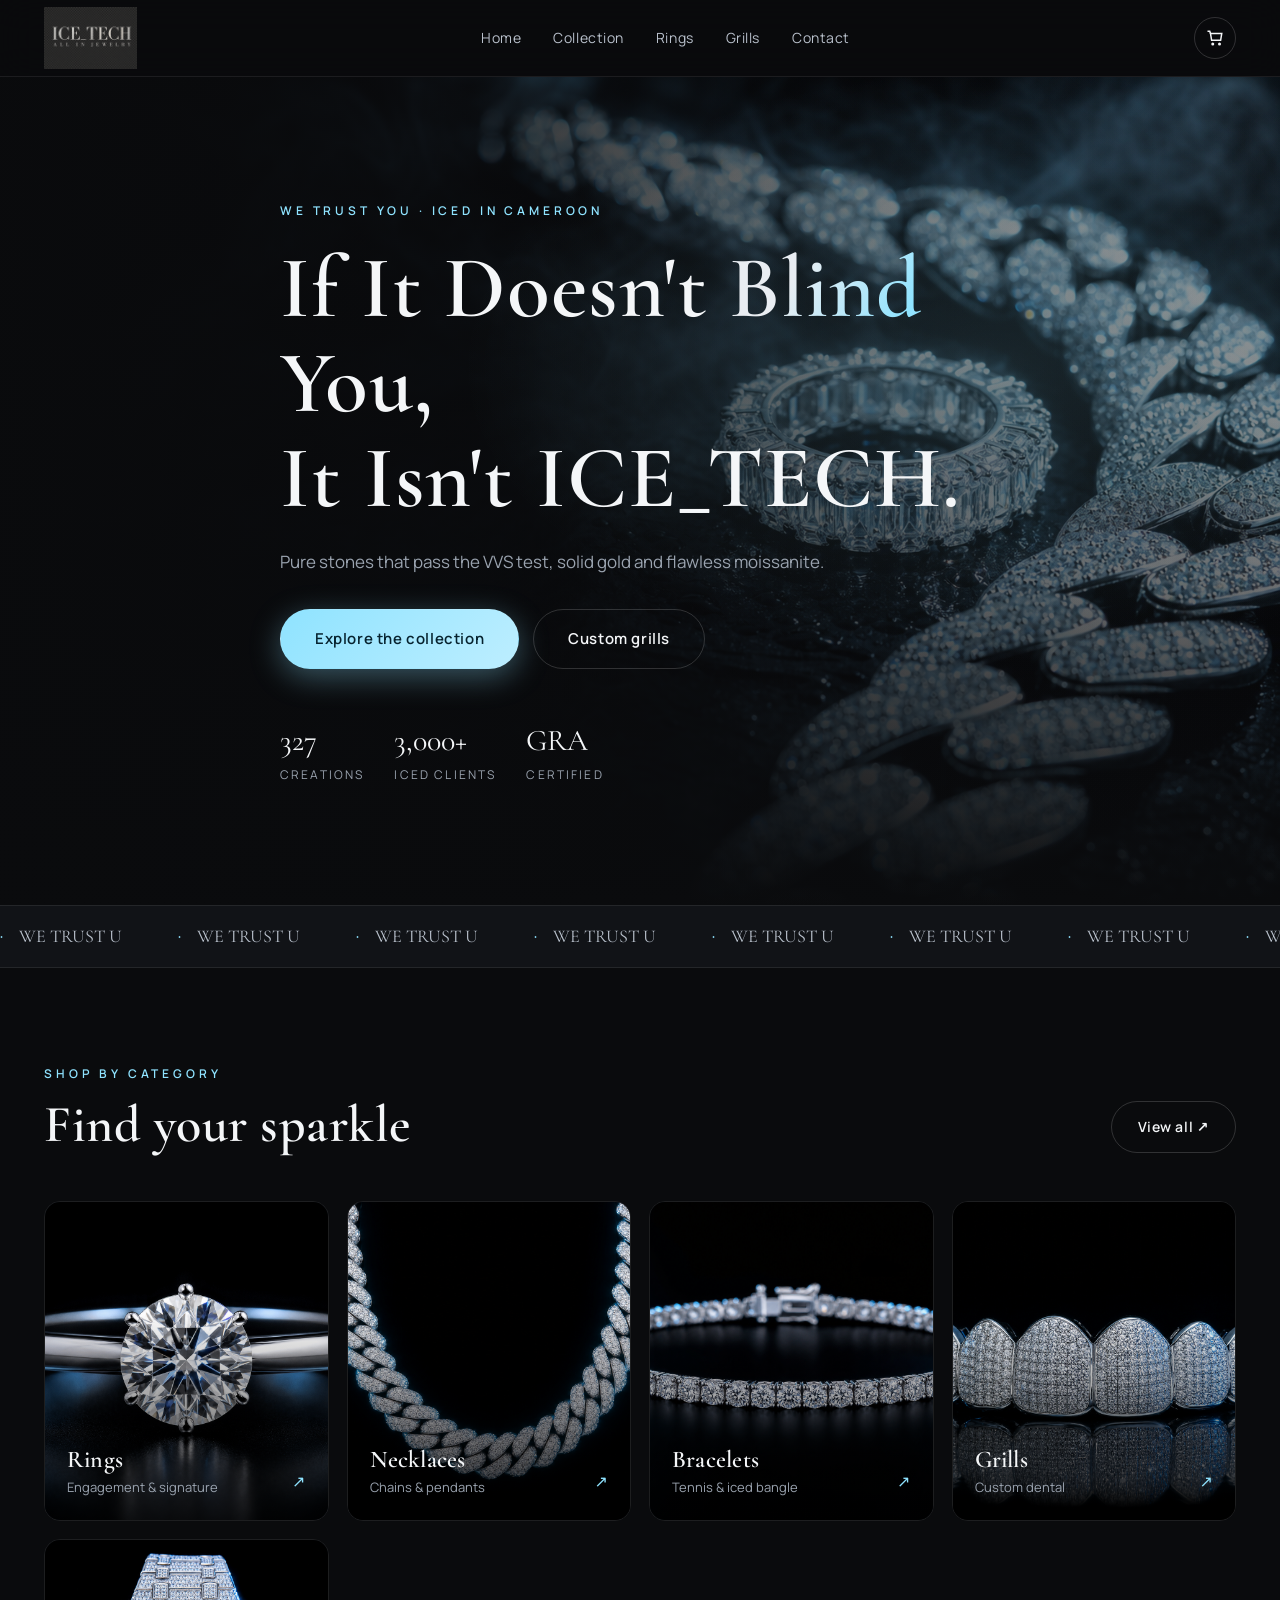
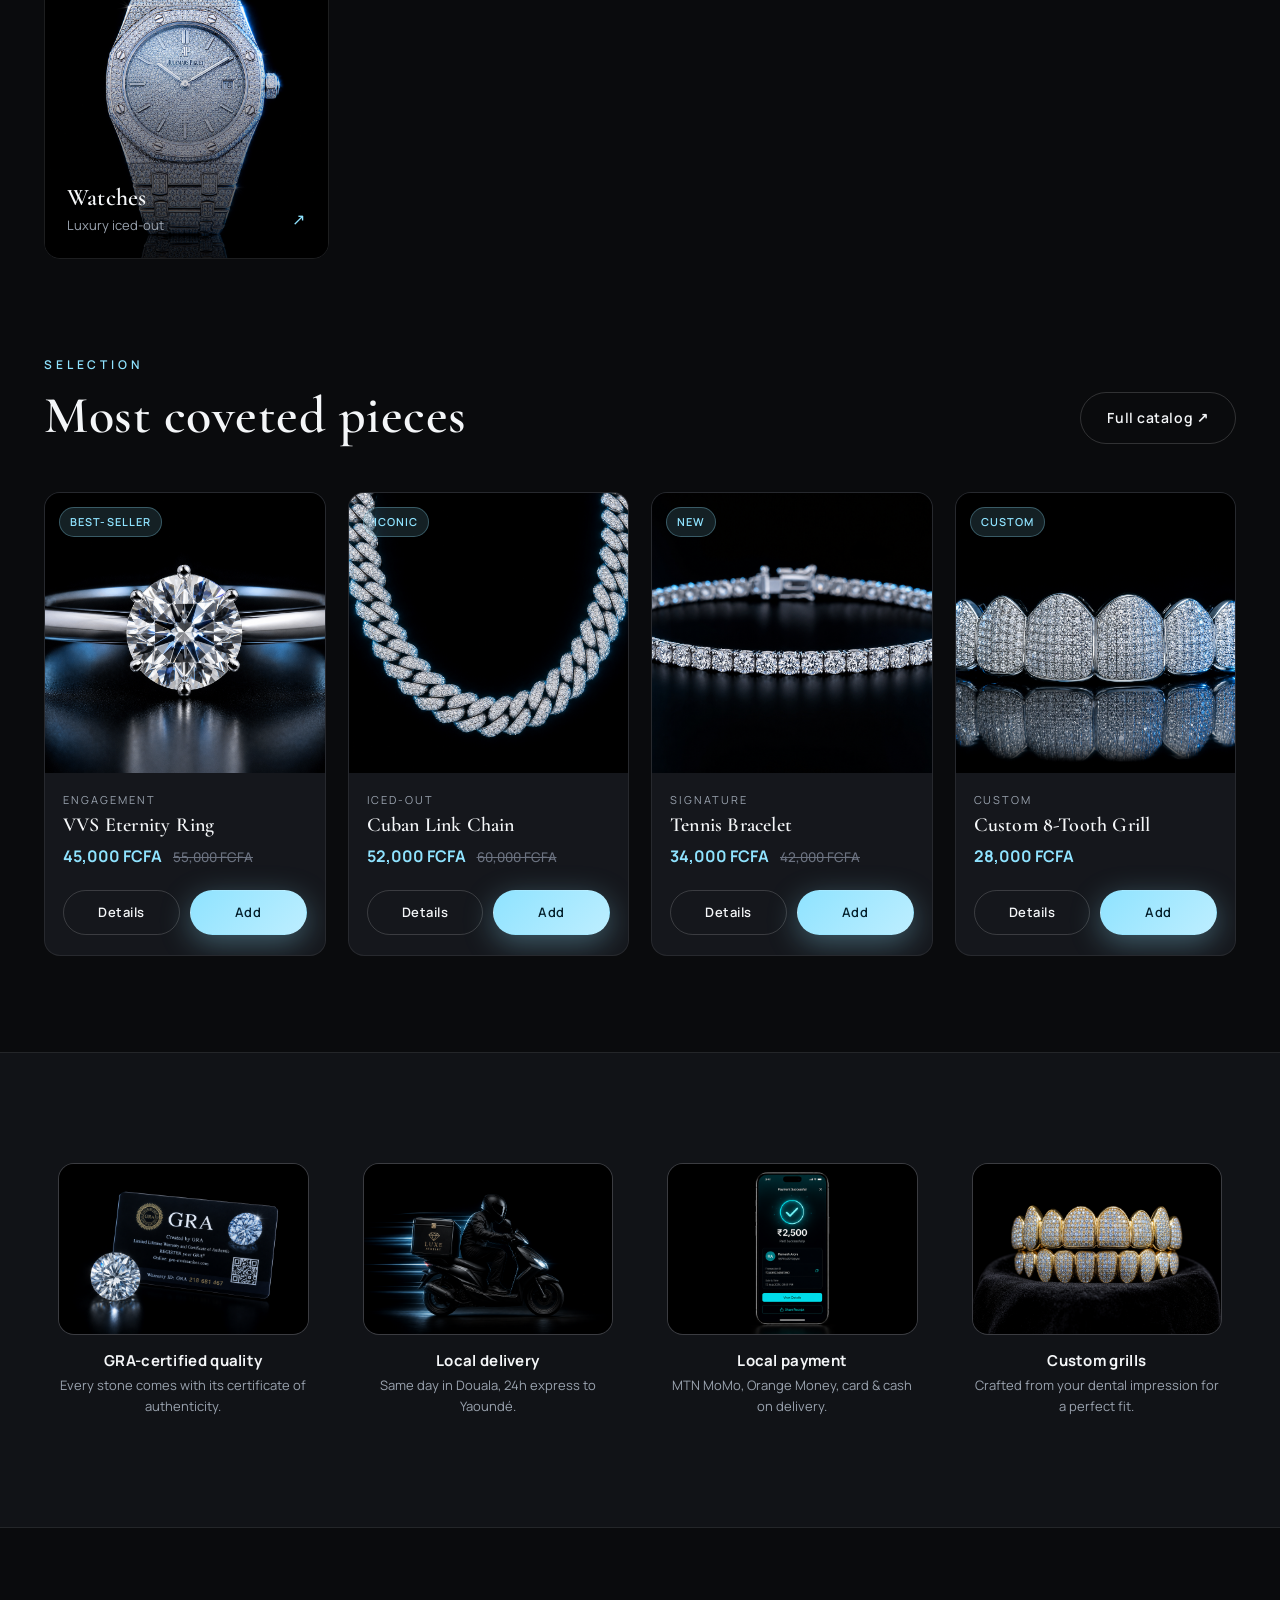
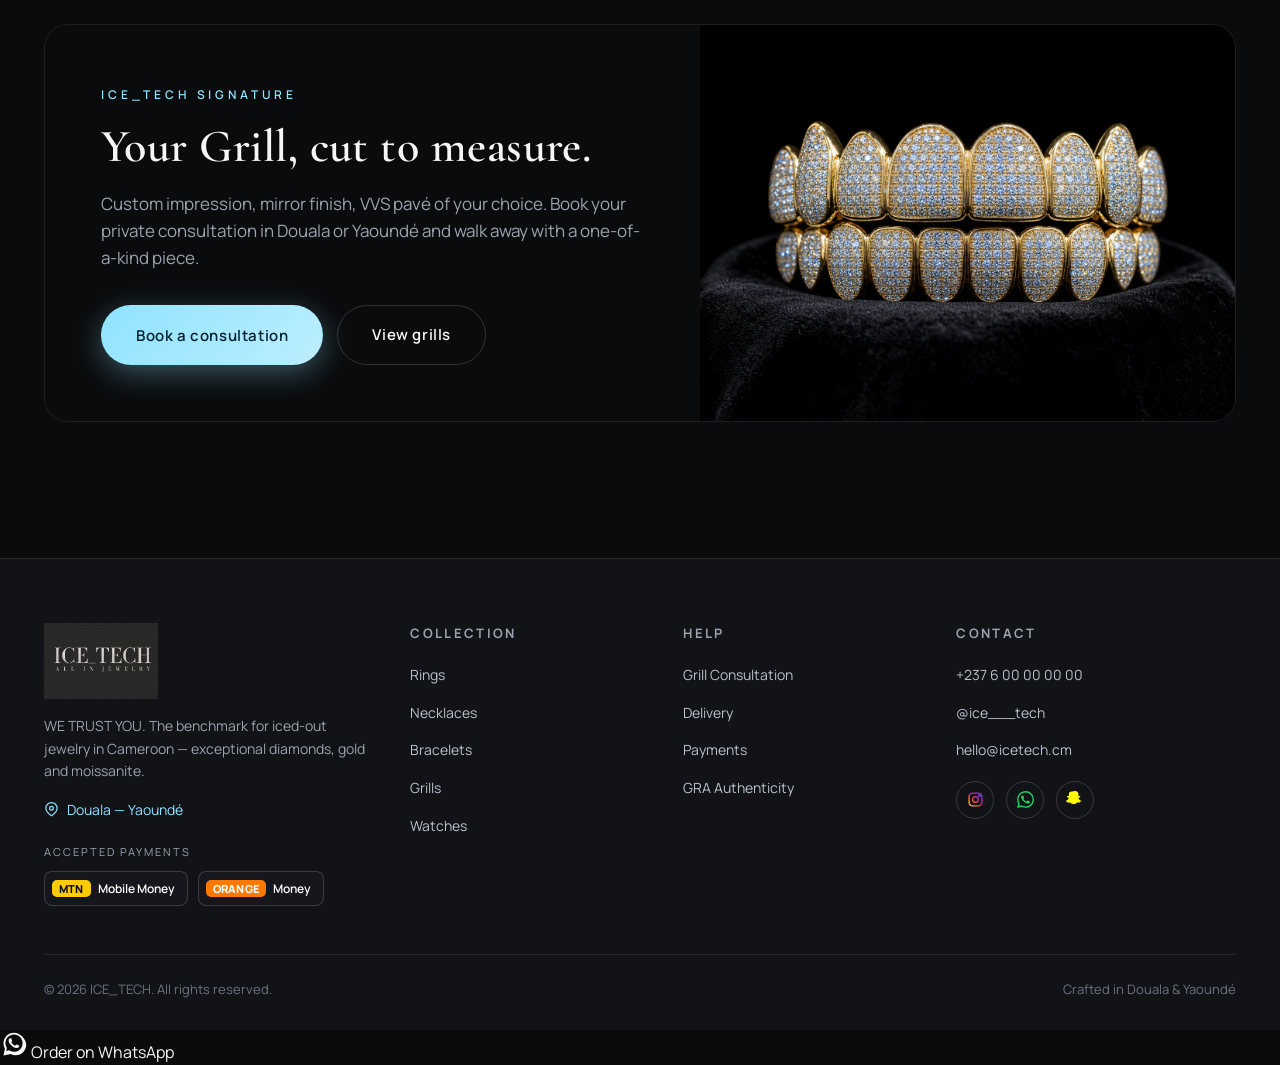
<file: index.html>
<!DOCTYPE html>
<html lang="en">
<head>
  <meta charset="UTF-8" />
  <meta name="viewport" content="width=device-width, initial-scale=1.0" />
  <title>ICE_TECH — The Finest Ice in Cameroon</title>
  <meta name="description" content="ICE_TECH — Luxury jewelry in Cameroon. Rings, necklaces, bracelets, custom grills and iced-out watches. Delivery in Douala & Yaoundé." />
  <link rel="preconnect" href="https://fonts.googleapis.com" />
  <link rel="preconnect" href="https://fonts.gstatic.com" crossorigin />
  <link href="https://fonts.googleapis.com/css2?family=Cormorant+Garamond:wght@500;600;700&family=Manrope:wght@400;500;600;700&display=swap" rel="stylesheet" />
  <link rel="icon" type="image/png" href="assets/logo-dark.png" />
  <link rel="stylesheet" href="css/styles.css" />
</head>
<body>

  <!-- HEADER -->
  <header class="site-header">
    <div class="container nav">
      <a class="brand" href="index.html">
        <img src="assets/logo.png" alt="ICE_TECH — All in Jewelry" class="brand-logo" />
      </a>
      <nav>
        <ul class="nav-links">
          <li><a href="index.html">Home</a></li>
          <li><a href="products.html">Collection</a></li>
          <li><a href="products.html?cat=rings">Rings</a></li>
          <li><a href="products.html?cat=grills">Grills</a></li>
          <li><a href="#contact">Contact</a></li>
        </ul>
      </nav>
      <div class="nav-actions">
        <a class="icon-btn" href="cart.html" aria-label="Cart">
          <svg width="18" height="18" viewBox="0 0 24 24" fill="none" stroke="currentColor" stroke-width="2"><path d="M6 6h15l-1.5 9h-12z"/><circle cx="9" cy="20" r="1"/><circle cx="18" cy="20" r="1"/><path d="M6 6L5 3H2"/></svg>
          <span class="cart-count" data-cart-count style="display:none">0</span>
        </a>
        <button class="icon-btn menu-toggle" aria-label="Menu">
          <svg width="18" height="18" viewBox="0 0 24 24" fill="none" stroke="currentColor" stroke-width="2"><path d="M3 6h18M3 12h18M3 18h18"/></svg>
        </button>
      </div>
    </div>
  </header>

  <!-- HERO -->
  <section class="hero">
    <div class="hero-bg">
      <img src="assets/hero-bg.png" alt="Iced-out diamond Cuban link chain and VVS eternity ring" />
    </div>
    <div class="container hero-inner">
      <span class="eyebrow">WE TRUST YOU · ICED IN CAMEROON</span>
      <h1>If It Doesn't <span class="shine">Blind</span> You,<br />It Isn't ICE_TECH.</h1>
      <p class="lead">Pure stones that pass the VVS test, solid gold and flawless moissanite.</p>
      <div class="hero-cta">
        <a class="btn btn-primary btn-lg" href="products.html">Explore the collection</a>
        <a class="btn btn-ghost btn-lg" href="products.html?cat=grills">Custom grills</a>
      </div>
      <div class="hero-meta">
        <div class="stat"><div class="num">327</div><div class="lbl">Creations</div></div>
        <div class="stat"><div class="num">3,000+</div><div class="lbl">Iced clients</div></div>
        <div class="stat"><div class="num">GRA</div><div class="lbl">Certified</div></div>
      </div>
    </div>
  </section>

  <!-- MARQUEE -->
  <div class="marquee">
    <div class="marquee-track">
      <span>WE TRUST U</span><span>WE TRUST U</span><span>WE TRUST U</span><span>WE TRUST U</span><span>WE TRUST U</span><span>WE TRUST U</span>
      <span>WE TRUST U</span><span>WE TRUST U</span><span>WE TRUST U</span><span>WE TRUST U</span><span>WE TRUST U</span><span>WE TRUST U</span>
    </div>
  </div>

  <!-- CATEGORIES -->
  <section class="section">
    <div class="container">
      <div class="section-head">
        <div>
          <span class="eyebrow">Shop by Category</span>
          <h2 class="section-title">Find your sparkle</h2>
        </div>
        <a class="btn btn-ghost" href="products.html">View all ↗</a>
      </div>
      <div class="cat-grid" id="homeCategories"></div>
    </div>
  </section>

  <!-- FEATURED -->
  <section class="section" style="padding-top:0;">
    <div class="container">
      <div class="section-head">
        <div>
          <span class="eyebrow">Selection</span>
          <h2 class="section-title">Most coveted pieces</h2>
        </div>
        <a class="btn btn-ghost" href="products.html">Full catalog ↗</a>
      </div>
      <div class="product-grid" id="homeFeatured"></div>
    </div>
  </section>

  <!-- FEATURE BAND -->
  <section class="feature-band section">
    <div class="container">
      <div class="feature-grid">
        <div class="feature reveal"><div class="ic"><img src="assets/feat-quality.png" alt="GRA-certified VVS diamond and certificate" loading="lazy" /></div><h4>GRA-certified quality</h4><p>Every stone comes with its certificate of authenticity.</p></div>
        <div class="feature reveal"><div class="ic"><img src="assets/feat-delivery.png" alt="Dedicated jewelry courier delivery" loading="lazy" /></div><h4>Local delivery</h4><p>Same day in Douala, 24h express to Yaoundé.</p></div>
        <div class="feature reveal"><div class="ic"><img src="assets/feat-payment.png" alt="Mobile money payment confirmation" loading="lazy" /></div><h4>Local payment</h4><p>MTN MoMo, Orange Money, card &amp; cash on delivery.</p></div>
        <div class="feature reveal"><div class="ic"><img src="assets/feat-grills.png" alt="Custom iced-out diamond grill" loading="lazy" /></div><h4>Custom grills</h4><p>Crafted from your dental impression for a perfect fit.</p></div>
      </div>
    </div>
  </section>

  <!-- GRILL CTA -->
  <section class="section">
    <div class="container">
      <div class="grill-cta reveal">
        <div class="grill-cta-inner">
          <div class="copy">
            <span class="eyebrow">ICE_TECH Signature</span>
            <h2>Your Grill, cut to measure.</h2>
            <p class="lead">Custom impression, mirror finish, VVS pavé of your choice. Book your private consultation in Douala or Yaoundé and walk away with a one-of-a-kind piece.</p>
            <div class="hero-cta">
              <button class="btn btn-primary btn-lg" data-open-consult>Book a consultation</button>
              <a class="btn btn-ghost btn-lg" href="products.html?cat=grills">View grills</a>
            </div>
          </div>
          <div class="visual"><img src="assets/feat-grills.png" alt="Custom iced-out diamond grill" /></div>
        </div>
      </div>
    </div>
  </section>

  <!-- FOOTER -->
  <footer class="site-footer" id="contact">
    <div class="container">
      <div class="footer-grid">
        <div class="footer-about">
          <a class="brand" href="index.html">
            <img src="assets/logo.png" alt="ICE_TECH — All in Jewelry" class="brand-logo brand-logo-footer" />
          </a>
          <p>WE TRUST YOU. The benchmark for iced-out jewelry in Cameroon — exceptional diamonds, gold and moissanite.</p>
          <div class="footer-loc"><svg width="15" height="15" viewBox="0 0 24 24" fill="none" stroke="currentColor" stroke-width="2"><path d="M21 10c0 6-9 12-9 12s-9-6-9-12a9 9 0 0 1 18 0z"/><circle cx="12" cy="10" r="3"/></svg> Douala — Yaoundé</div>
          <div class="footer-pay">
            <span class="pay-label">Accepted payments</span>
            <div class="pay-badges">
              <span class="pay-badge momo"><span class="pay-mark">MTN</span> Mobile Money</span>
              <span class="pay-badge om"><span class="pay-mark">orange</span> Money</span>
            </div>
          </div>
        </div>
        <div>
          <h5>Collection</h5>
          <ul>
            <li><a href="products.html?cat=rings">Rings</a></li>
            <li><a href="products.html?cat=necklaces">Necklaces</a></li>
            <li><a href="products.html?cat=bracelets">Bracelets</a></li>
            <li><a href="products.html?cat=grills">Grills</a></li>
            <li><a href="products.html?cat=watches">Watches</a></li>
          </ul>
        </div>
        <div>
          <h5>Help</h5>
          <ul>
            <li><a data-open-consult href="#">Grill Consultation</a></li>
            <li><a href="cart.html">Delivery</a></li>
            <li><a href="#">Payments</a></li>
            <li><a href="#">GRA Authenticity</a></li>
          </ul>
        </div>
        <div>
          <h5>Contact</h5>
          <ul>
            <li><a href="tel:+237600000000">+237 6 00 00 00 00</a></li>
            <li><a href="https://instagram.com/ice___tech" target="_blank" rel="noopener">@ice___tech</a></li>
            <li><a href="mailto:hello@icetech.cm">hello@icetech.cm</a></li>
          </ul>
          <div class="socials" style="margin-top:18px;">
            <a class="instagram" href="https://instagram.com/ice___tech" target="_blank" rel="noopener" aria-label="Instagram">
              <svg width="17" height="17" viewBox="0 0 24 24" fill="none" stroke="url(#igGrad)" stroke-width="2">
                <defs>
                  <linearGradient id="igGrad" x1="2" y1="22" x2="22" y2="2" gradientUnits="userSpaceOnUse">
                    <stop offset="0" stop-color="#feda75"/><stop offset="0.25" stop-color="#fa7e1e"/><stop offset="0.5" stop-color="#d62976"/><stop offset="0.75" stop-color="#962fbf"/><stop offset="1" stop-color="#4f5bd5"/>
                  </linearGradient>
                </defs>
                <rect x="3" y="3" width="18" height="18" rx="5"/><circle cx="12" cy="12" r="4"/><circle cx="17.5" cy="6.5" r="1"/>
              </svg>
            </a>
            <a class="whatsapp" href="https://wa.me/237600000000" target="_blank" rel="noopener" aria-label="WhatsApp">
              <svg width="17" height="17" viewBox="0 0 24 24" fill="#25d366"><path d="M17.472 14.382c-.297-.149-1.758-.867-2.03-.967-.273-.099-.471-.148-.67.15-.197.297-.767.966-.94 1.164-.173.199-.347.223-.644.075-.297-.149-1.255-.462-2.39-1.475-.883-.788-1.48-1.761-1.653-2.059-.173-.297-.018-.458.13-.606.134-.133.298-.347.446-.52.149-.174.198-.298.298-.497.099-.198.05-.371-.025-.52-.075-.149-.669-1.612-.916-2.207-.242-.579-.487-.5-.669-.51l-.57-.01c-.198 0-.52.074-.792.372-.272.297-1.04 1.016-1.04 2.479 0 1.462 1.065 2.875 1.213 3.074.149.198 2.096 3.2 5.077 4.487.71.306 1.263.489 1.694.625.712.227 1.36.195 1.872.118.571-.085 1.758-.719 2.006-1.413.248-.694.248-1.289.173-1.413-.074-.124-.272-.198-.57-.347m-5.421 7.403h-.004a9.87 9.87 0 0 1-5.031-1.378l-.361-.214-3.741.982.998-3.648-.235-.374a9.86 9.86 0 0 1-1.51-5.26c.001-5.45 4.436-9.884 9.888-9.884 2.64 0 5.122 1.03 6.988 2.898a9.825 9.825 0 0 1 2.893 6.994c-.003 5.45-4.437 9.884-9.885 9.884m8.413-18.297A11.815 11.815 0 0 0 12.05 0C5.495 0 .16 5.335.157 11.892c0 2.096.547 4.142 1.588 5.945L.057 24l6.305-1.654a11.882 11.882 0 0 0 5.683 1.448h.005c6.554 0 11.89-5.335 11.893-11.893a11.821 11.821 0 0 0-3.48-8.413"/></svg>
            </a>
            <a class="snapchat" href="https://snapchat.com/add/ice_tech" target="_blank" rel="noopener" aria-label="Snapchat">
              <svg width="18" height="18" viewBox="0 0 24 24" fill="#fffc00"><path d="M12.206 0c.477.005 2.193.082 3.302 1.314.756.84 1.07 2.004 1.07 3.36 0 .49-.024 1.04-.06 1.62-.01.16-.022.33-.034.5.06.03.13.05.21.05.27 0 .58-.07.88-.21.16-.07.34-.11.52-.11.18 0 .37.04.53.13.32.18.4.5.41.72.01.5-.5.86-1.05 1.13-.07.04-.17.08-.28.13-.36.15-.9.38-1.05.73-.08.18-.05.42.09.71l.01.01c.05.1 1.17 2.5 3.5 2.89.21.03.36.22.35.43 0 .06-.01.12-.03.18-.16.37-.83.64-2.05.83-.04.06-.08.27-.11.41-.03.13-.06.27-.1.42-.05.18-.18.27-.36.27h-.03c-.12 0-.29-.02-.51-.07-.33-.07-.74-.13-1.26-.13-.3 0-.61.03-.92.08-.6.1-1.11.46-1.71.88-.85.6-1.81 1.28-3.27 1.28l-.13-.01h-.07l-.12.01c-1.46 0-2.42-.68-3.27-1.28-.6-.42-1.11-.78-1.71-.88-.31-.05-.62-.08-.92-.08-.54 0-.96.08-1.26.13-.21.04-.39.07-.51.07-.23.01-.38-.12-.42-.28-.04-.15-.07-.29-.1-.42-.03-.14-.07-.35-.11-.41-1.22-.19-1.89-.46-2.05-.83-.02-.06-.03-.12-.03-.18-.01-.21.14-.4.35-.43 2.33-.39 3.45-2.79 3.5-2.89l.01-.02c.14-.29.17-.53.09-.71-.15-.35-.69-.58-1.05-.73-.11-.05-.21-.09-.28-.13-.7-.35-1.09-.71-1.06-1.13.02-.34.27-.6.65-.71.14-.05.3-.08.45-.08.16 0 .4.03.61.13.28.13.56.2.81.21.11 0 .19-.02.25-.05-.01-.17-.02-.34-.03-.5-.04-.58-.06-1.13-.06-1.62 0-1.36.31-2.52 1.07-3.36C9.78.09 11.5.01 11.98 0h.226z"/></svg>
            </a>
          </div>
        </div>
      </div>
      <div class="footer-bottom">
        <span>© 2026 ICE_TECH. All rights reserved.</span>
        <span>Crafted in Douala &amp; Yaoundé</span>
      </div>
    </div>
  </footer>

  <!-- CONSULT MODAL -->
  <div class="modal-backdrop" id="consultModal">
    <div class="modal">
      <button class="modal-close" data-close-consult aria-label="Close">×</button>
      <h3>Grill Consultation</h3>
      <p class="modal-sub">Leave your details and our workshop will call you back within 24h to schedule your impression fitting.</p>
      <form>
        <div class="field"><label>Full name</label><input type="text" required placeholder="Your name" /></div>
        <div class="field-row">
          <div class="field"><label>Phone / WhatsApp</label><input type="tel" required placeholder="+237 6.." /></div>
          <div class="field"><label>City</label><input type="text" required placeholder="Douala / Yaoundé" /></div>
        </div>
        <div class="field"><label>Your project</label><textarea rows="3" placeholder="e.g. 8-tooth VVS grill in 18k gold"></textarea></div>
        <button class="btn btn-primary btn-block btn-lg" type="submit">Send request</button>
      </form>
    </div>
  </div>

  <script src="js/data.js"></script>
  <script src="js/app.js"></script>
</body>
</html>
</file>
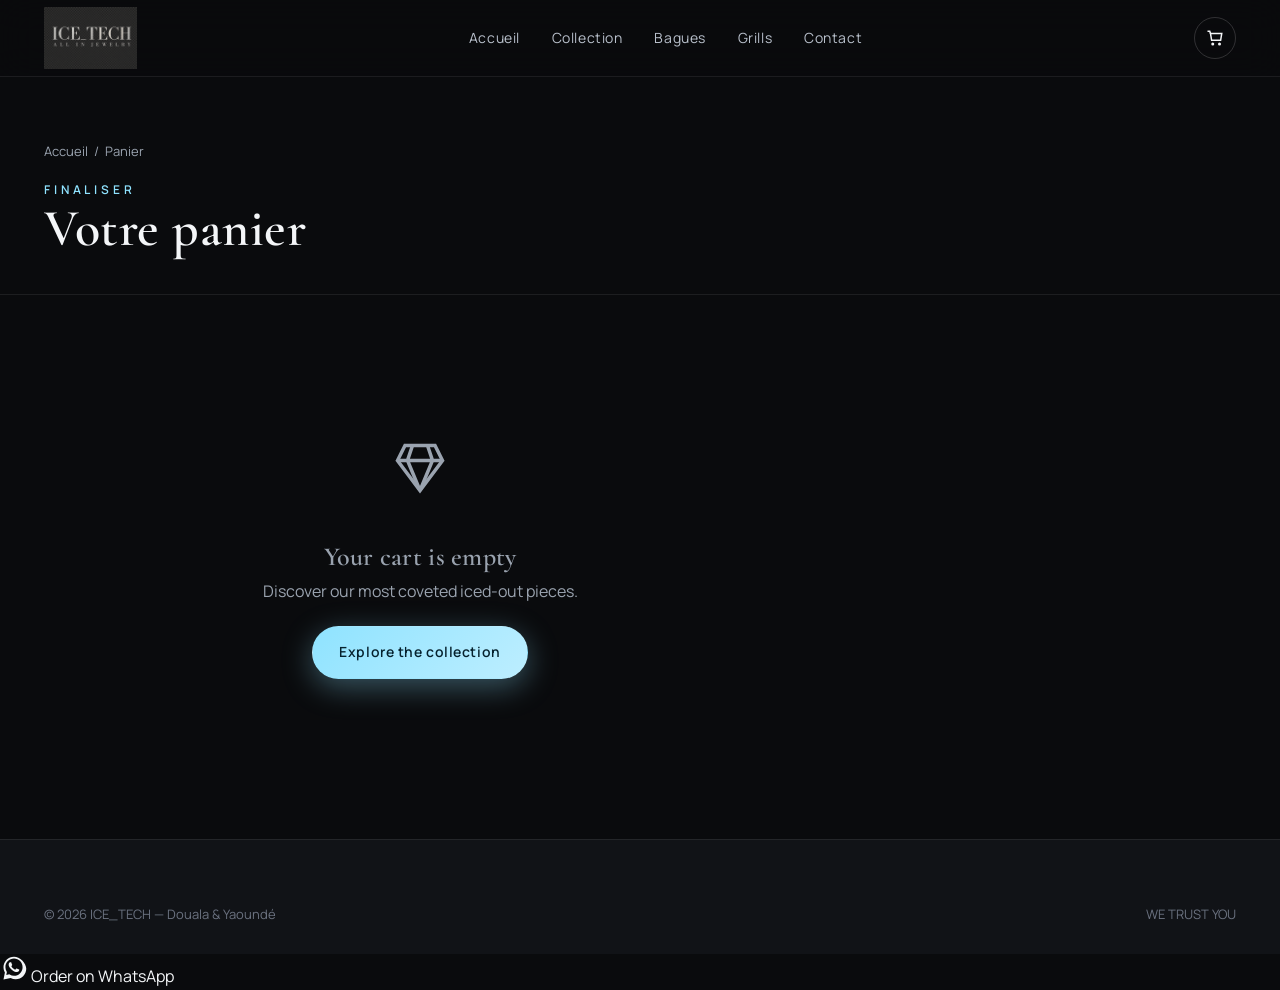
<file: cart.html>
<!DOCTYPE html>
<html lang="fr">
<head>
  <meta charset="UTF-8" />
  <meta name="viewport" content="width=device-width, initial-scale=1.0" />
  <title>Panier & Commande — ICE_TECH</title>
  <link rel="preconnect" href="https://fonts.googleapis.com" />
  <link rel="preconnect" href="https://fonts.gstatic.com" crossorigin />
  <link href="https://fonts.googleapis.com/css2?family=Cormorant+Garamond:wght@500;600;700&family=Manrope:wght@400;500;600;700&display=swap" rel="stylesheet" />
  <link rel="icon" type="image/png" href="assets/logo-dark.png" />
  <link rel="stylesheet" href="css/styles.css" />
</head>
<body>

  <header class="site-header">
    <div class="container nav">
      <a class="brand" href="index.html">
        <img src="assets/logo.png" alt="ICE_TECH — All in Jewelry" class="brand-logo" />
      </a>
      <nav>
        <ul class="nav-links">
          <li><a href="index.html">Accueil</a></li>
          <li><a href="products.html">Collection</a></li>
          <li><a href="products.html?cat=rings">Bagues</a></li>
          <li><a href="products.html?cat=grills">Grills</a></li>
          <li><a href="index.html#contact">Contact</a></li>
        </ul>
      </nav>
      <div class="nav-actions">
        <a class="icon-btn" href="cart.html" aria-label="Panier">
          <svg width="18" height="18" viewBox="0 0 24 24" fill="none" stroke="currentColor" stroke-width="2"><path d="M6 6h15l-1.5 9h-12z"/><circle cx="9" cy="20" r="1"/><circle cx="18" cy="20" r="1"/><path d="M6 6L5 3H2"/></svg>
          <span class="cart-count" data-cart-count style="display:none">0</span>
        </a>
        <button class="icon-btn menu-toggle" aria-label="Menu">
          <svg width="18" height="18" viewBox="0 0 24 24" fill="none" stroke="currentColor" stroke-width="2"><path d="M3 6h18M3 12h18M3 18h18"/></svg>
        </button>
      </div>
    </div>
  </header>

  <div class="page-head">
    <div class="container">
      <div class="breadcrumb"><a href="index.html">Accueil</a> &nbsp;/&nbsp; Panier</div>
      <span class="eyebrow">Finaliser</span>
      <h1 class="section-title">Votre panier</h1>
    </div>
  </div>

  <div class="container" id="cartRoot">
    <div class="cart-layout">
      <div class="cart-items" id="cartItems"></div>
      <div class="summary" id="cartSummary"></div>
    </div>
  </div>

  <footer class="site-footer" style="margin-top:80px;">
    <div class="container">
      <div class="footer-bottom" style="border:none; margin:0; padding:0;">
        <span>© 2026 ICE_TECH — Douala &amp; Yaoundé</span>
        <span>WE TRUST YOU</span>
      </div>
    </div>
  </footer>

  <script src="js/data.js"></script>
  <script src="js/app.js"></script>
</body>
</html>
</file>
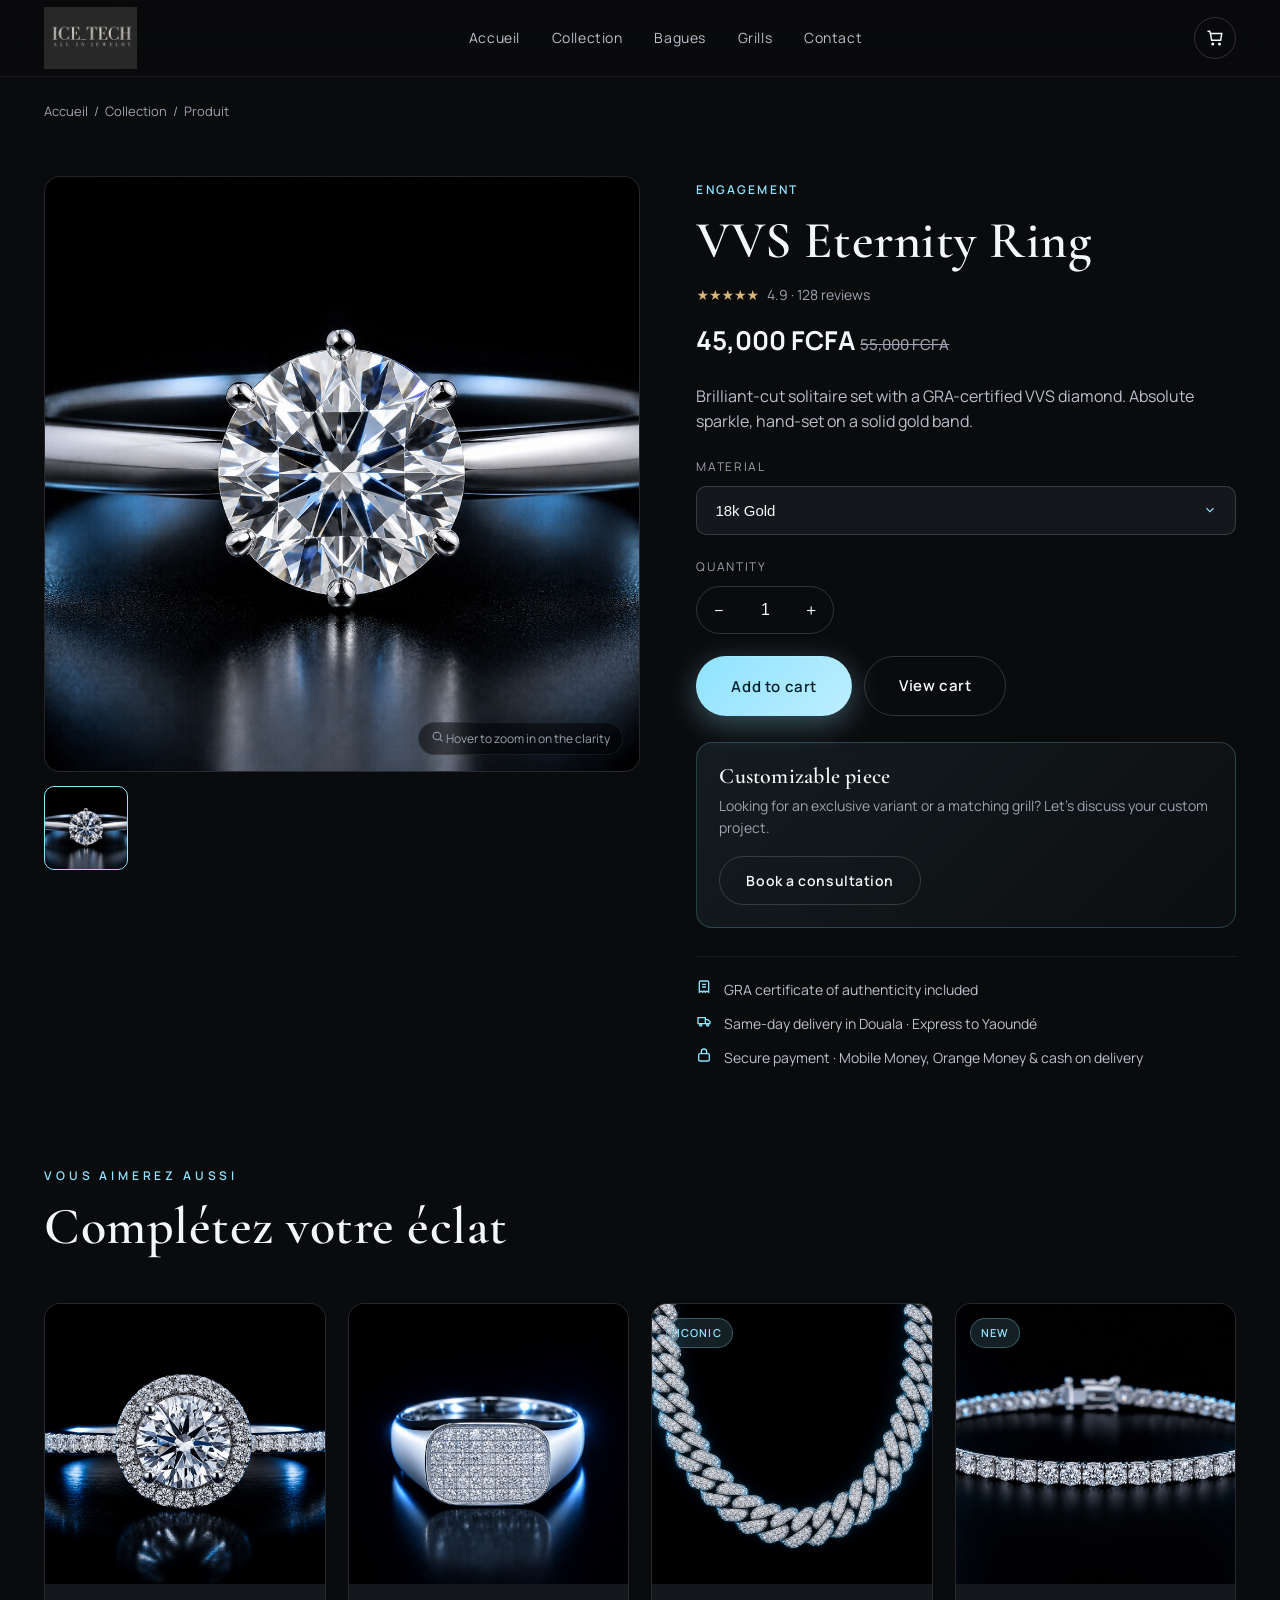
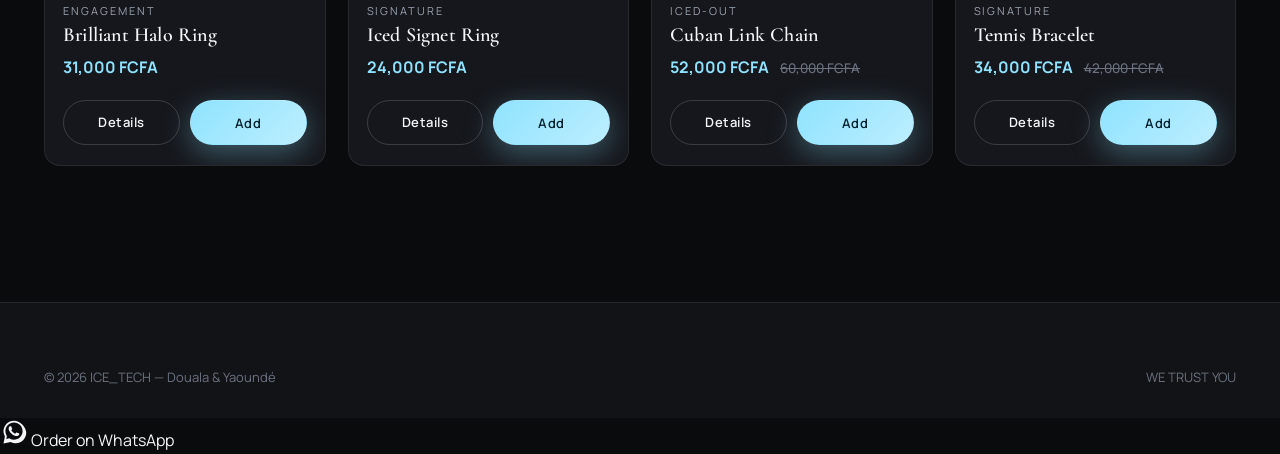
<file: product.html>
<!DOCTYPE html>
<html lang="fr">
<head>
  <meta charset="UTF-8" />
  <meta name="viewport" content="width=device-width, initial-scale=1.0" />
  <title>Produit — ICE_TECH</title>
  <link rel="preconnect" href="https://fonts.googleapis.com" />
  <link rel="preconnect" href="https://fonts.gstatic.com" crossorigin />
  <link href="https://fonts.googleapis.com/css2?family=Cormorant+Garamond:wght@500;600;700&family=Manrope:wght@400;500;600;700&display=swap" rel="stylesheet" />
  <link rel="icon" type="image/png" href="assets/logo-dark.png" />
  <link rel="stylesheet" href="css/styles.css" />
</head>
<body>

  <header class="site-header">
    <div class="container nav">
      <a class="brand" href="index.html">
        <img src="assets/logo.png" alt="ICE_TECH — All in Jewelry" class="brand-logo" />
      </a>
      <nav>
        <ul class="nav-links">
          <li><a href="index.html">Accueil</a></li>
          <li><a href="products.html">Collection</a></li>
          <li><a href="products.html?cat=rings">Bagues</a></li>
          <li><a href="products.html?cat=grills">Grills</a></li>
          <li><a href="index.html#contact">Contact</a></li>
        </ul>
      </nav>
      <div class="nav-actions">
        <a class="icon-btn" href="cart.html" aria-label="Panier">
          <svg width="18" height="18" viewBox="0 0 24 24" fill="none" stroke="currentColor" stroke-width="2"><path d="M6 6h15l-1.5 9h-12z"/><circle cx="9" cy="20" r="1"/><circle cx="18" cy="20" r="1"/><path d="M6 6L5 3H2"/></svg>
          <span class="cart-count" data-cart-count style="display:none">0</span>
        </a>
        <button class="icon-btn menu-toggle" aria-label="Menu">
          <svg width="18" height="18" viewBox="0 0 24 24" fill="none" stroke="currentColor" stroke-width="2"><path d="M3 6h18M3 12h18M3 18h18"/></svg>
        </button>
      </div>
    </div>
  </header>

  <div class="container" style="padding-top:24px;">
    <div class="breadcrumb"><a href="index.html">Accueil</a> &nbsp;/&nbsp; <a href="products.html">Collection</a> &nbsp;/&nbsp; Produit</div>
    <div class="pdp" id="pdp"></div>
  </div>

  <section class="section">
    <div class="container">
      <div class="section-head">
        <div>
          <span class="eyebrow">Vous aimerez aussi</span>
          <h2 class="section-title">Complétez votre éclat</h2>
        </div>
      </div>
      <div class="product-grid" id="relatedGrid"></div>
    </div>
  </section>

  <footer class="site-footer">
    <div class="container">
      <div class="footer-bottom" style="border:none; margin:0; padding:0;">
        <span>© 2026 ICE_TECH — Douala &amp; Yaoundé</span>
        <span>WE TRUST YOU</span>
      </div>
    </div>
  </footer>

  <div class="modal-backdrop" id="consultModal">
    <div class="modal">
      <button class="modal-close" data-close-consult aria-label="Fermer">×</button>
      <h3>Consultation Grill</h3>
      <p class="modal-sub">Laissez vos coordonnées, notre atelier vous rappelle sous 24h pour planifier votre prise d'empreinte.</p>
      <form>
        <div class="field"><label>Nom complet</label><input type="text" required placeholder="Votre nom" /></div>
        <div class="field-row">
          <div class="field"><label>Téléphone / WhatsApp</label><input type="tel" required placeholder="+237 6.." /></div>
          <div class="field"><label>Ville</label><input type="text" required placeholder="Douala / Yaoundé" /></div>
        </div>
        <div class="field"><label>Votre projet</label><textarea rows="3" placeholder="Ex : grill 8 dents VVS or 18k"></textarea></div>
        <button class="btn btn-primary btn-block btn-lg" type="submit">Envoyer la demande</button>
      </form>
    </div>
  </div>

  <script src="js/data.js"></script>
  <script src="js/app.js"></script>
</body>
</html>
</file>
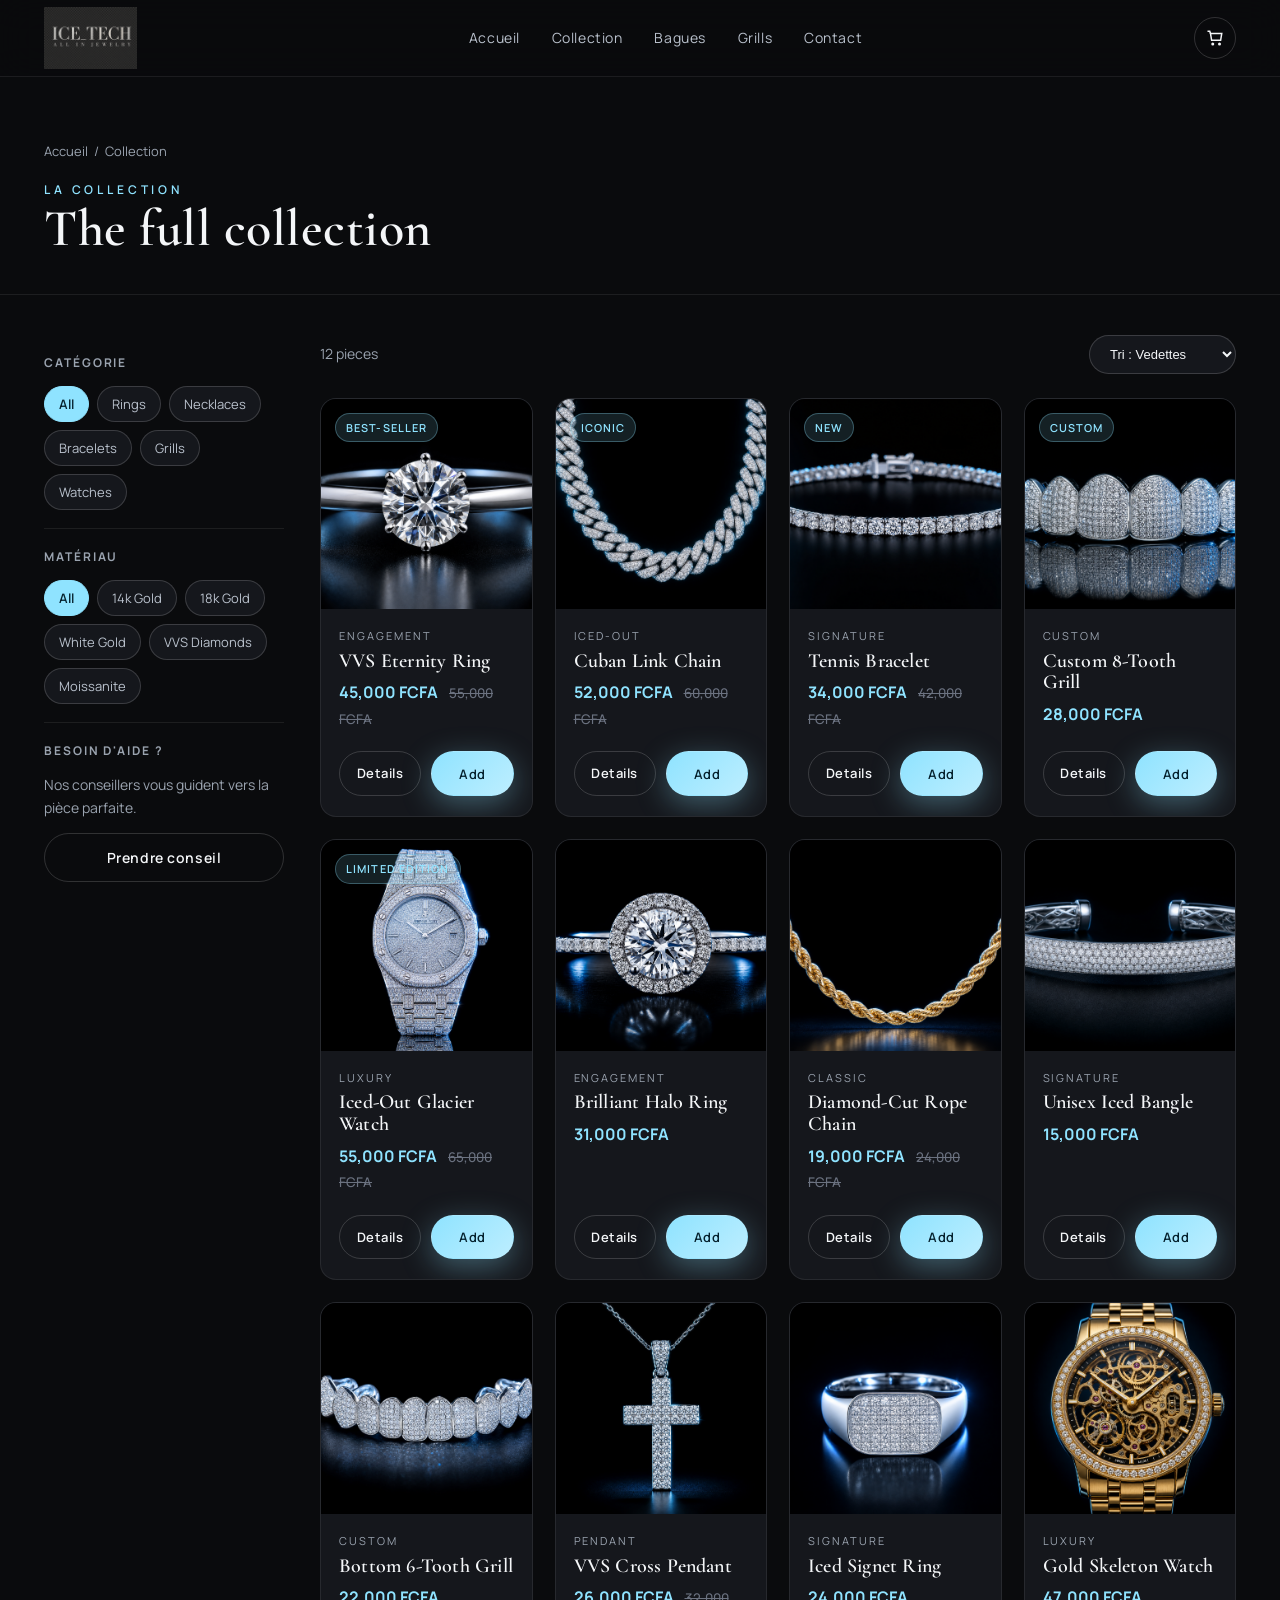
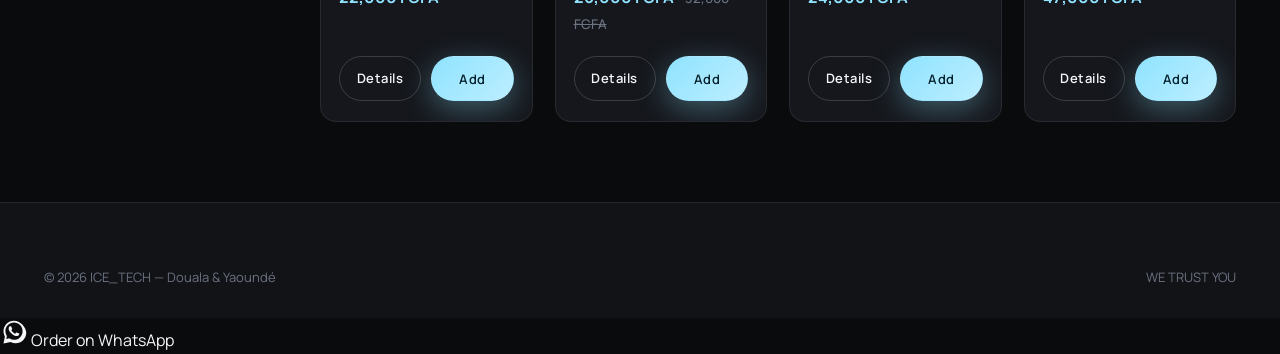
<file: products.html>
<!DOCTYPE html>
<html lang="fr">
<head>
  <meta charset="UTF-8" />
  <meta name="viewport" content="width=device-width, initial-scale=1.0" />
  <title>Collection — ICE_TECH</title>
  <meta name="description" content="Découvrez la collection ICE_TECH : bagues, colliers, bracelets, grills et montres iced-out. Diamants VVS & moissanite." />
  <link rel="preconnect" href="https://fonts.googleapis.com" />
  <link rel="preconnect" href="https://fonts.gstatic.com" crossorigin />
  <link href="https://fonts.googleapis.com/css2?family=Cormorant+Garamond:wght@500;600;700&family=Manrope:wght@400;500;600;700&display=swap" rel="stylesheet" />
  <link rel="icon" type="image/png" href="assets/logo-dark.png" />
  <link rel="stylesheet" href="css/styles.css" />
</head>
<body>

  <header class="site-header">
    <div class="container nav">
      <a class="brand" href="index.html">
        <img src="assets/logo.png" alt="ICE_TECH — All in Jewelry" class="brand-logo" />
      </a>
      <nav>
        <ul class="nav-links">
          <li><a href="index.html">Accueil</a></li>
          <li><a href="products.html">Collection</a></li>
          <li><a href="products.html?cat=rings">Bagues</a></li>
          <li><a href="products.html?cat=grills">Grills</a></li>
          <li><a href="index.html#contact">Contact</a></li>
        </ul>
      </nav>
      <div class="nav-actions">
        <a class="icon-btn" href="cart.html" aria-label="Panier">
          <svg width="18" height="18" viewBox="0 0 24 24" fill="none" stroke="currentColor" stroke-width="2"><path d="M6 6h15l-1.5 9h-12z"/><circle cx="9" cy="20" r="1"/><circle cx="18" cy="20" r="1"/><path d="M6 6L5 3H2"/></svg>
          <span class="cart-count" data-cart-count style="display:none">0</span>
        </a>
        <button class="icon-btn menu-toggle" aria-label="Menu">
          <svg width="18" height="18" viewBox="0 0 24 24" fill="none" stroke="currentColor" stroke-width="2"><path d="M3 6h18M3 12h18M3 18h18"/></svg>
        </button>
      </div>
    </div>
  </header>

  <div class="page-head">
    <div class="container">
      <div class="breadcrumb"><a href="index.html">Accueil</a> &nbsp;/&nbsp; Collection</div>
      <span class="eyebrow">La Collection</span>
      <h1 class="section-title" id="catalogTitle">Toute la collection</h1>
    </div>
  </div>

  <div class="container">
    <div class="catalog-layout">
      <aside class="filters">
        <div class="filter-group">
          <h5>Catégorie</h5>
          <div class="chip-row" id="catFilters"></div>
        </div>
        <div class="filter-group">
          <h5>Matériau</h5>
          <div class="chip-row" id="matFilters"></div>
        </div>
        <div class="filter-group" style="border-bottom:none;">
          <h5>Besoin d'aide ?</h5>
          <p style="color:var(--muted); font-size:14px; margin-bottom:14px;">Nos conseillers vous guident vers la pièce parfaite.</p>
          <button class="btn btn-ghost btn-block" data-open-consult>Prendre conseil</button>
        </div>
      </aside>

      <div>
        <div class="catalog-toolbar">
          <span class="count" id="catalogCount"></span>
          <select class="select-inline" id="sortSelect">
            <option value="featured">Tri : Vedettes</option>
            <option value="price-asc">Prix croissant</option>
            <option value="price-desc">Prix décroissant</option>
            <option value="rating">Mieux notés</option>
          </select>
        </div>
        <div class="product-grid" id="catalogGrid"></div>
      </div>
    </div>
  </div>

  <footer class="site-footer" style="margin-top:80px;">
    <div class="container">
      <div class="footer-bottom" style="border:none; margin:0; padding:0;">
        <span>© 2026 ICE_TECH — Douala &amp; Yaoundé</span>
        <span>WE TRUST YOU</span>
      </div>
    </div>
  </footer>

  <div class="modal-backdrop" id="consultModal">
    <div class="modal">
      <button class="modal-close" data-close-consult aria-label="Fermer">×</button>
      <h3>Consultation</h3>
      <p class="modal-sub">Laissez vos coordonnées, nous vous rappelons sous 24h.</p>
      <form>
        <div class="field"><label>Nom complet</label><input type="text" required placeholder="Votre nom" /></div>
        <div class="field-row">
          <div class="field"><label>Téléphone / WhatsApp</label><input type="tel" required placeholder="+237 6.." /></div>
          <div class="field"><label>Ville</label><input type="text" required placeholder="Douala / Yaoundé" /></div>
        </div>
        <div class="field"><label>Votre projet</label><textarea rows="3" placeholder="Décrivez la pièce souhaitée"></textarea></div>
        <button class="btn btn-primary btn-block btn-lg" type="submit">Envoyer la demande</button>
      </form>
    </div>
  </div>

  <script src="js/data.js"></script>
  <script src="js/app.js"></script>
</body>
</html>
</file>
<file: css/styles.css>
/* =========================================================
   ICE_TECH — Luxury Jewelry
   Global design system
   ========================================================= */

:root {
  /* Palette */
  --bg: #0a0b0d;            /* deep midnight black */
  --bg-soft: #111317;      /* dark charcoal */
  --bg-card: #15171c;
  --bg-elev: #1b1e25;
  --line: rgba(255, 255, 255, 0.08);
  --line-strong: rgba(255, 255, 255, 0.16);

  --ice: #8fe3ff;          /* crisp ice-blue accent */
  --ice-soft: #bdeeff;
  --ice-glow: rgba(143, 227, 255, 0.35);
  --platinum: #e9edf2;     /* metallic silver/platinum */
  --silver: #b9c1cc;
  --gold: #d8b675;         /* subtle warm gold for jewelry warmth */

  --text: #f4f6f8;
  --muted: #9aa3af;
  --muted-2: #6b7280;

  --serif: "Cormorant Garamond", "Playfair Display", Georgia, serif;
  --sans: "Manrope", "Inter", system-ui, -apple-system, sans-serif;

  --radius: 16px;
  --radius-sm: 10px;
  --maxw: 1240px;
  --ease: cubic-bezier(0.22, 1, 0.36, 1);
}

* { box-sizing: border-box; margin: 0; padding: 0; }

html { scroll-behavior: smooth; }

body {
  background: var(--bg);
  color: var(--text);
  font-family: var(--sans);
  line-height: 1.6;
  -webkit-font-smoothing: antialiased;
  overflow-x: hidden;
}

img { max-width: 100%; display: block; }
a { color: inherit; text-decoration: none; }
button { font-family: inherit; cursor: pointer; }

.container { width: 100%; max-width: var(--maxw); margin: 0 auto; padding: 0 24px; }

/* ---------- Typography ---------- */
h1, h2, h3, h4 { font-family: var(--serif); font-weight: 600; line-height: 1.08; letter-spacing: 0.01em; }
.eyebrow {
  font-family: var(--sans);
  font-size: 12px;
  letter-spacing: 0.32em;
  text-transform: uppercase;
  color: var(--ice);
  font-weight: 600;
}
.section-title { font-size: clamp(30px, 4.5vw, 52px); }
.lead { color: var(--muted); font-size: 17px; max-width: 60ch; }

/* ---------- Buttons ---------- */
.btn {
  display: inline-flex; align-items: center; justify-content: center; gap: 10px;
  padding: 14px 26px;
  border-radius: 999px;
  font-size: 14px; font-weight: 600;
  letter-spacing: 0.04em;
  border: 1px solid transparent;
  transition: transform 0.25s var(--ease), background 0.25s var(--ease), box-shadow 0.25s var(--ease), color 0.25s var(--ease);
}
.btn:active { transform: translateY(1px); }
.btn-primary {
  background: linear-gradient(135deg, var(--ice), var(--ice-soft));
  color: #06222e;
  box-shadow: 0 8px 30px var(--ice-glow);
}
.btn-primary:hover { box-shadow: 0 12px 40px var(--ice-glow); transform: translateY(-2px); }
.btn-ghost {
  background: transparent; color: var(--text);
  border-color: var(--line-strong);
}
.btn-ghost:hover { border-color: var(--ice); color: var(--ice); }
.btn-block { width: 100%; justify-content: center; }
.btn-lg { padding: 17px 34px; font-size: 15px; }

/* ---------- Header ---------- */
.site-header {
  position: sticky; top: 0; z-index: 100;
  backdrop-filter: blur(18px);
  background: rgba(10, 11, 13, 0.72);
  border-bottom: 1px solid var(--line);
}
.nav {
  display: flex; align-items: center; justify-content: space-between;
  height: 76px;
}
.brand { display: flex; align-items: center; gap: 12px; }
.brand-logo { height: 62px; width: auto; display: block; }
.brand-logo-footer { height: 76px; }
@media (max-width: 640px) { .brand-logo { height: 48px; } }
.brand-mark {
  width: 40px; height: 40px; border-radius: 50%;
  display: grid; place-items: center;
  border: 1.5px solid var(--ice);
  background: radial-gradient(circle at 30% 30%, rgba(143,227,255,0.18), transparent 70%);
  font-family: var(--serif); font-weight: 700; font-size: 15px; color: var(--ice);
}
.brand-name { font-family: var(--serif); font-size: 22px; font-weight: 700; letter-spacing: 0.18em; }
.brand-name span { color: var(--ice); }
.brand-sub { font-size: 9px; letter-spacing: 0.3em; color: var(--muted); text-transform: uppercase; }

.nav-links { display: flex; gap: 32px; list-style: none; }
.nav-links a {
  font-size: 14px; letter-spacing: 0.04em; color: var(--silver);
  position: relative; padding: 6px 0;
  transition: color 0.2s var(--ease);
}
.nav-links a::after {
  content: ""; position: absolute; left: 0; bottom: 0; height: 1.5px; width: 0;
  background: var(--ice); transition: width 0.3s var(--ease);
}
.nav-links a:hover { color: var(--text); }
.nav-links a:hover::after { width: 100%; }

.nav-actions { display: flex; align-items: center; gap: 14px; }
.icon-btn {
  background: transparent; border: 1px solid var(--line-strong);
  width: 42px; height: 42px; border-radius: 50%;
  display: grid; place-items: center; color: var(--text);
  transition: border-color 0.2s var(--ease), color 0.2s var(--ease);
  position: relative;
}
.icon-btn:hover { border-color: var(--ice); color: var(--ice); }
.cart-count {
  position: absolute; top: -6px; right: -6px;
  background: var(--ice); color: #06222e;
  font-size: 11px; font-weight: 700;
  min-width: 18px; height: 18px; border-radius: 9px;
  display: grid; place-items: center; padding: 0 5px;
}
.menu-toggle { display: none; }

/* ---------- Hero ---------- */
.hero {
  position: relative; min-height: 92vh;
  display: flex; align-items: center;
  overflow: hidden;
}
.hero-bg { position: absolute; inset: 0; z-index: 0; }
.hero-bg video, .hero-bg img { width: 100%; height: 100%; object-fit: cover; transform: scaleX(-1); }
.hero-bg::after {
  content: ""; position: absolute; inset: 0;
  background:
    radial-gradient(70% 60% at 78% 35%, rgba(143,227,255,0.14), transparent 60%),
    linear-gradient(90deg, rgba(10,11,13,0.94) 0%, rgba(10,11,13,0.72) 38%, rgba(10,11,13,0.25) 72%, rgba(10,11,13,0.05) 100%),
    linear-gradient(180deg, rgba(10,11,13,0.35) 0%, rgba(10,11,13,0.55) 60%, var(--bg) 100%);
}
.hero-inner { position: relative; z-index: 2; padding: 60px 0; max-width: 720px; }
.hero h1 {
  font-size: clamp(44px, 7.5vw, 88px);
  margin: 18px 0 22px;
}
.hero h1 .shine {
  background: linear-gradient(120deg, var(--platinum) 20%, var(--ice) 50%, var(--platinum) 80%);
  -webkit-background-clip: text; background-clip: text; color: transparent;
  background-size: 200% auto; animation: shine 6s linear infinite;
}
@keyframes shine { to { background-position: 200% center; } }
.hero-cta { display: flex; gap: 14px; flex-wrap: wrap; margin-top: 34px; }
.hero-meta { display: flex; gap: 30px; margin-top: 48px; flex-wrap: wrap; }
.hero-meta .stat .num { font-family: var(--serif); font-size: 30px; color: var(--text); }
.hero-meta .stat .lbl { font-size: 12px; letter-spacing: 0.18em; text-transform: uppercase; color: var(--muted); }

/* ---------- Marquee ---------- */
.marquee {
  border-top: 1px solid var(--line); border-bottom: 1px solid var(--line);
  background: var(--bg-soft); overflow: hidden; padding: 16px 0;
}
.marquee-track { display: flex; gap: 56px; white-space: nowrap; animation: scroll 26s linear infinite; }
.marquee-track span { font-family: var(--serif); font-size: 18px; color: var(--silver); display: inline-flex; align-items: center; gap: 16px; }
.marquee-track span::before { content: "◆"; color: var(--ice); font-size: 10px; }
@keyframes scroll { to { transform: translateX(-50%); } }

/* ---------- Sections ---------- */
.section { padding: 96px 0; }
.section-head { display: flex; align-items: flex-end; justify-content: space-between; gap: 24px; margin-bottom: 48px; flex-wrap: wrap; }
.section-head .eyebrow { margin-bottom: 14px; display: block; }

/* ---------- Category grid ---------- */
.cat-grid { display: grid; grid-template-columns: repeat(4, 1fr); gap: 18px; }
.cat-card {
  position: relative; border-radius: var(--radius); overflow: hidden;
  min-height: 320px; display: flex; align-items: flex-end;
  border: 1px solid var(--line); isolation: isolate;
  transition: transform 0.4s var(--ease), border-color 0.4s var(--ease);
}
.cat-card:hover { transform: translateY(-6px); border-color: var(--ice); }
.cat-card .cat-visual {
  position: absolute; inset: 0; z-index: -1;
  display: grid; place-items: center;
  transition: transform 0.6s var(--ease);
}
.cat-card:hover .cat-visual { transform: scale(1.06); }
.cat-card .cat-visual::after { content: ""; position: absolute; inset: 0; background: linear-gradient(180deg, transparent 35%, rgba(0,0,0,0.85)); }
.cat-emoji { font-size: 84px; filter: drop-shadow(0 10px 30px rgba(143,227,255,0.25)); }
.cat-body { position: relative; padding: 22px; width: 100%; }
.cat-body h3 { font-size: 24px; }
.cat-body p { font-size: 13px; color: var(--muted); margin-top: 4px; }
.cat-body .arrow { position: absolute; right: 22px; bottom: 26px; color: var(--ice); transition: transform 0.3s var(--ease); }
.cat-card:hover .arrow { transform: translate(4px, -4px); }

/* gradient backdrops per category */
.grad-rings { background: radial-gradient(120% 120% at 30% 20%, #1d2733, #0c0f14); }
.grad-necklaces { background: radial-gradient(120% 120% at 70% 20%, #25202e, #0c0f14); }
.grad-bracelets { background: radial-gradient(120% 120% at 30% 80%, #1a2a2c, #0c0f14); }
.grad-grills { background: radial-gradient(120% 120% at 70% 80%, #2a2620, #0c0f14); }
.grad-watches { background: radial-gradient(120% 120% at 50% 50%, #20242c, #0c0f14); }

/* ---------- Product grid ---------- */
.product-grid { display: grid; grid-template-columns: repeat(4, 1fr); gap: 22px; }
.product-card {
  background: var(--bg-card); border: 1px solid var(--line);
  border-radius: var(--radius); overflow: hidden;
  transition: transform 0.35s var(--ease), border-color 0.35s var(--ease), box-shadow 0.35s var(--ease);
  display: flex; flex-direction: column;
}
.product-card:hover { transform: translateY(-6px); border-color: var(--line-strong); box-shadow: 0 24px 60px rgba(0,0,0,0.5); }
.product-thumb {
  position: relative; aspect-ratio: 1/1; display: grid; place-items: center;
  background: radial-gradient(120% 120% at 50% 30%, #1a1e26, #0b0d11);
  overflow: hidden;
}
.product-thumb .glyph { font-size: 76px; filter: drop-shadow(0 12px 28px rgba(143,227,255,0.25)); transition: transform 0.5s var(--ease); }
.product-card:hover .glyph { transform: scale(1.08) rotate(-3deg); }
.product-badge {
  position: absolute; top: 14px; left: 14px;
  background: rgba(143,227,255,0.14); color: var(--ice);
  border: 1px solid rgba(143,227,255,0.3);
  font-size: 11px; letter-spacing: 0.1em; text-transform: uppercase;
  padding: 5px 10px; border-radius: 999px; font-weight: 600;
}
.product-info { padding: 18px 18px 20px; display: flex; flex-direction: column; gap: 6px; flex: 1; }
.product-info .ptag { font-size: 11px; letter-spacing: 0.18em; text-transform: uppercase; color: var(--muted); }
.product-info h3 { font-size: 20px; }
.product-info .price { font-family: var(--sans); font-weight: 700; font-size: 16px; color: var(--ice); margin-top: 2px; }
.product-info .price small { color: var(--muted-2); font-weight: 500; }
.product-actions { margin-top: auto; padding-top: 14px; display: flex; gap: 10px; }
.product-actions .btn { flex: 1; padding: 11px; font-size: 13px; }

/* ---------- Feature band ---------- */
.feature-band { background: var(--bg-soft); border-top: 1px solid var(--line); border-bottom: 1px solid var(--line); }
.feature-grid { display: grid; grid-template-columns: repeat(4, 1fr); gap: 26px; }
.feature { text-align: center; padding: 14px; }
.feature .ic {
  width: 100%; aspect-ratio: 16 / 11; margin: 0 auto 18px;
  border-radius: var(--radius); overflow: hidden;
  border: 1px solid var(--line-strong); background: var(--bg-card);
  position: relative; transition: border-color 0.35s var(--ease), box-shadow 0.35s var(--ease);
}
.feature .ic img { width: 100%; height: 100%; object-fit: cover; display: block; transition: transform 0.6s var(--ease); }
.feature:hover .ic { border-color: var(--ice); box-shadow: 0 18px 50px rgba(0,0,0,0.5); }
.feature:hover .ic img { transform: scale(1.06); }
.feature h4 { font-family: var(--sans); font-size: 15px; font-weight: 700; letter-spacing: 0.02em; }
.feature p { font-size: 13px; color: var(--muted); margin-top: 6px; }

/* ---------- Custom grill CTA ---------- */
.grill-cta { position: relative; overflow: hidden; border-radius: 24px; border: 1px solid var(--line); }
.grill-cta-inner {
  display: grid; grid-template-columns: 1.1fr 0.9fr; gap: 0; align-items: stretch;
}
.grill-cta .copy { padding: 56px; }
.grill-cta .visual { background: radial-gradient(120% 120% at 70% 30%, #1b232b, #0a0d11); display: grid; place-items: center; min-height: 320px; overflow: hidden; }
.grill-cta .visual img { width: 100%; height: 100%; object-fit: cover; }
.grill-cta .visual .big { font-size: 130px; filter: drop-shadow(0 16px 40px rgba(143,227,255,0.3)); }
.grill-cta h2 { font-size: clamp(30px, 4vw, 46px); margin: 16px 0 18px; }

/* ---------- Footer ---------- */
.site-footer { background: var(--bg-soft); border-top: 1px solid var(--line); padding: 64px 0 30px; margin-top: 40px; }
.footer-grid { display: grid; grid-template-columns: 1.4fr 1fr 1fr 1.2fr; gap: 40px; }
.footer-grid h5 { font-family: var(--sans); font-size: 13px; letter-spacing: 0.18em; text-transform: uppercase; color: var(--muted); margin-bottom: 18px; }
.footer-grid ul { list-style: none; display: flex; flex-direction: column; gap: 12px; }
.footer-grid a { color: var(--silver); font-size: 14px; transition: color 0.2s; }
.footer-grid a:hover { color: var(--ice); }
.footer-about p { color: var(--muted); font-size: 14px; margin-top: 16px; }
.footer-loc { display: flex; align-items: center; gap: 8px; color: var(--ice); font-size: 14px; margin-top: 16px; }
.footer-bottom { display: flex; justify-content: space-between; align-items: center; margin-top: 48px; padding-top: 24px; border-top: 1px solid var(--line); color: var(--muted-2); font-size: 13px; flex-wrap: wrap; gap: 12px; }
.socials { display: flex; gap: 12px; }
.socials a { width: 38px; height: 38px; border: 1px solid var(--line-strong); border-radius: 50%; display: grid; place-items: center; color: var(--silver); transition: all 0.2s; }
.socials a:hover { transform: translateY(-2px); }
.socials a.instagram:hover { border-color: #d62976; box-shadow: 0 8px 22px rgba(214,41,118,0.35); }
.socials a.whatsapp:hover { border-color: #25d366; box-shadow: 0 8px 22px rgba(37,211,102,0.35); }
.socials a.snapchat:hover { border-color: #fffc00; box-shadow: 0 8px 22px rgba(255,252,0,0.3); }

/* ---------- Payment badges ---------- */
.footer-pay { margin-top: 22px; }
.footer-pay .pay-label { display: block; font-size: 11px; letter-spacing: 0.18em; text-transform: uppercase; color: var(--muted); margin-bottom: 10px; }
.pay-badges { display: flex; gap: 10px; flex-wrap: wrap; }
.pay-badge {
  display: inline-flex; align-items: center; gap: 7px;
  padding: 7px 12px 7px 7px; border-radius: 8px;
  font-size: 12px; font-weight: 600; color: #fff;
  background: #15171c; border: 1px solid var(--line-strong);
}
.pay-badge .pay-mark {
  font-weight: 800; font-size: 11px; letter-spacing: 0.02em;
  padding: 3px 7px; border-radius: 5px; line-height: 1; text-transform: uppercase;
}
.pay-badge.momo .pay-mark { background: #ffcb05; color: #0a0b0d; }
.pay-badge.om .pay-mark { background: #ff7900; color: #fff; }

/* Payment logo marks (cart options) */
.pay-logo {
  display: inline-flex; align-items: center; justify-content: center;
  font-weight: 800; font-size: 10px; letter-spacing: 0.02em; line-height: 1;
  padding: 4px 7px; border-radius: 5px; text-transform: uppercase; flex: none;
}
.pay-logo.momo { background: #ffcb05; color: #0a0b0d; }
.pay-logo.om { background: #ff7900; color: #fff; }
.pay-logo.cash { background: #1f7a4d; color: #fff; }

/* ---------- Page header (interior pages) ---------- */
.page-head { padding: 64px 0 36px; border-bottom: 1px solid var(--line); }
.breadcrumb { font-size: 13px; color: var(--muted); margin-bottom: 14px; }
.breadcrumb a:hover { color: var(--ice); }

/* ---------- Catalog filters ---------- */
.catalog-layout { display: grid; grid-template-columns: 240px 1fr; gap: 36px; padding-top: 40px; }
.filters { position: sticky; top: 100px; align-self: start; }
.filter-group { border-bottom: 1px solid var(--line); padding: 18px 0; }
.filter-group h5 { font-family: var(--sans); font-size: 12px; letter-spacing: 0.16em; text-transform: uppercase; color: var(--muted); margin-bottom: 14px; }
.chip-row { display: flex; flex-wrap: wrap; gap: 8px; }
.chip {
  background: var(--bg-card); border: 1px solid var(--line-strong); color: var(--silver);
  padding: 8px 14px; border-radius: 999px; font-size: 13px;
  transition: all 0.2s var(--ease);
}
.chip:hover { border-color: var(--ice); color: var(--text); }
.chip.active { background: var(--ice); color: #06222e; border-color: var(--ice); font-weight: 600; }
.catalog-toolbar { display: flex; justify-content: space-between; align-items: center; margin-bottom: 24px; flex-wrap: wrap; gap: 12px; }
.catalog-toolbar .count { color: var(--muted); font-size: 14px; }
.select-inline { background: var(--bg-card); border: 1px solid var(--line-strong); color: var(--text); padding: 10px 16px; border-radius: 999px; font-size: 13px; }

/* ---------- Product detail ---------- */
.pdp { display: grid; grid-template-columns: 1.05fr 0.95fr; gap: 56px; padding-top: 40px; }
.gallery .main-img {
  position: relative; aspect-ratio: 1/1; border-radius: var(--radius);
  background: radial-gradient(120% 120% at 50% 30%, #1a1e26, #0a0d11);
  border: 1px solid var(--line); overflow: hidden;
  display: grid; place-items: center; cursor: zoom-in;
}
.gallery .main-img .glyph { font-size: clamp(120px, 22vw, 240px); transition: transform 0.2s ease-out; filter: drop-shadow(0 20px 50px rgba(143,227,255,0.3)); }
.gallery .main-img .zoom-hint { position: absolute; bottom: 16px; right: 16px; font-size: 12px; color: var(--muted); background: rgba(0,0,0,0.5); padding: 6px 12px; border-radius: 999px; border: 1px solid var(--line); }
.thumbs { display: flex; gap: 12px; margin-top: 14px; }
.thumb {
  width: 84px; height: 84px; border-radius: var(--radius-sm); border: 1px solid var(--line);
  background: radial-gradient(120% 120% at 50% 30%, #181c23, #0a0d11);
  display: grid; place-items: center; font-size: 34px; cursor: pointer;
  transition: border-color 0.2s, transform 0.2s;
}
.thumb:hover { transform: translateY(-3px); }
.thumb.active { border-color: var(--ice); }

.pdp-info .ptag { color: var(--ice); letter-spacing: 0.18em; text-transform: uppercase; font-size: 12px; font-weight: 600; }
.pdp-info h1 { font-size: clamp(34px, 4.5vw, 52px); margin: 12px 0 14px; }
.pdp-price { font-family: var(--sans); font-size: 26px; font-weight: 700; color: var(--text); }
.pdp-price small { color: var(--muted); font-size: 15px; font-weight: 500; }
.pdp-desc { color: var(--silver); margin: 22px 0; }
.rating { display: flex; align-items: center; gap: 8px; color: var(--gold); margin-top: 8px; font-size: 14px; }
.rating .muted { color: var(--muted); }

.option-block { margin: 22px 0; }
.option-block label { display: block; font-size: 12px; letter-spacing: 0.14em; text-transform: uppercase; color: var(--muted); margin-bottom: 10px; }
.select-lux {
  width: 100%; appearance: none; background: var(--bg-card);
  border: 1px solid var(--line-strong); color: var(--text);
  padding: 15px 18px; border-radius: var(--radius-sm); font-size: 15px;
  background-image: url("data:image/svg+xml,%3Csvg xmlns='http://www.w3.org/2000/svg' width='14' height='14' fill='none' stroke='%238fe3ff' stroke-width='2' viewBox='0 0 24 24'%3E%3Cpath d='M6 9l6 6 6-6'/%3E%3C/svg%3E");
  background-repeat: no-repeat; background-position: right 18px center;
  transition: border-color 0.2s;
}
.select-lux:focus { outline: none; border-color: var(--ice); }
.qty-row { display: flex; align-items: center; gap: 16px; margin: 22px 0; }
.qty { display: flex; align-items: center; border: 1px solid var(--line-strong); border-radius: 999px; overflow: hidden; }
.qty button { background: transparent; color: var(--text); border: none; width: 44px; height: 46px; font-size: 18px; }
.qty button:hover { color: var(--ice); }
.qty input { width: 48px; text-align: center; background: transparent; border: none; color: var(--text); font-size: 16px; }
.pdp-actions { display: flex; gap: 12px; margin-top: 8px; }
.pdp-meta { margin-top: 28px; border-top: 1px solid var(--line); padding-top: 22px; display: flex; flex-direction: column; gap: 12px; }
.pdp-meta .row { display: flex; gap: 12px; align-items: center; color: var(--silver); font-size: 14px; }
.pdp-meta .row .ic { color: var(--ice); }

.consult-box { background: linear-gradient(135deg, rgba(143,227,255,0.08), rgba(143,227,255,0.02)); border: 1px solid rgba(143,227,255,0.22); border-radius: var(--radius); padding: 22px; margin-top: 26px; }
.consult-box h4 { font-size: 22px; margin-bottom: 6px; }
.consult-box p { color: var(--muted); font-size: 14px; margin-bottom: 16px; }

/* ---------- Cart ---------- */
.cart-layout { display: grid; grid-template-columns: 1fr 400px; gap: 40px; padding-top: 40px; align-items: start; }
.cart-items { display: flex; flex-direction: column; gap: 14px; }
.cart-row {
  display: grid; grid-template-columns: 90px 1fr auto; gap: 18px; align-items: center;
  background: var(--bg-card); border: 1px solid var(--line); border-radius: var(--radius); padding: 16px;
}
.cart-row .ci-thumb { width: 90px; height: 90px; border-radius: var(--radius-sm); background: radial-gradient(120% 120% at 50% 30%, #181c23, #0a0d11); display: grid; place-items: center; font-size: 40px; }
.cart-row .ci-name { font-family: var(--serif); font-size: 20px; }
.cart-row .ci-opt { font-size: 13px; color: var(--muted); margin-top: 2px; }
.cart-row .ci-price { color: var(--ice); font-weight: 700; margin-top: 6px; }
.cart-row .ci-right { text-align: right; display: flex; flex-direction: column; align-items: flex-end; gap: 10px; }
.ci-remove { background: none; border: none; color: var(--muted); font-size: 13px; }
.ci-remove:hover { color: #ff7a7a; }
.cart-empty { text-align: center; padding: 80px 0; color: var(--muted); }
.cart-empty .big { font-size: 70px; margin-bottom: 16px; }

.summary { background: var(--bg-card); border: 1px solid var(--line); border-radius: var(--radius); padding: 26px; position: sticky; top: 100px; }
.summary h3 { font-size: 24px; margin-bottom: 18px; }
.summary-row { display: flex; justify-content: space-between; padding: 10px 0; color: var(--silver); font-size: 14px; }
.summary-row.total { border-top: 1px solid var(--line); margin-top: 8px; padding-top: 16px; font-size: 18px; color: var(--text); font-weight: 700; }
.summary-row.total .ice { color: var(--ice); }

.ship-options, .pay-options { display: flex; flex-direction: column; gap: 10px; margin: 10px 0 6px; }
.opt-card {
  display: flex; align-items: flex-start; gap: 12px; padding: 14px;
  border: 1px solid var(--line-strong); border-radius: var(--radius-sm);
  cursor: pointer; transition: border-color 0.2s, background 0.2s;
}
.opt-card:hover { border-color: var(--ice); }
.opt-card.selected { border-color: var(--ice); background: rgba(143,227,255,0.06); }
.opt-card input { margin-top: 4px; accent-color: var(--ice); }
.opt-card .opt-title { font-weight: 600; font-size: 14px; display: flex; gap: 8px; align-items: center; }
.opt-card .opt-sub { font-size: 12.5px; color: var(--muted); margin-top: 3px; }
.opt-card .opt-price { margin-left: auto; font-weight: 700; font-size: 14px; color: var(--ice); white-space: nowrap; }
.block-label { font-size: 12px; letter-spacing: 0.14em; text-transform: uppercase; color: var(--muted); margin: 18px 0 4px; }

.field { margin-bottom: 14px; }
.field label { display: block; font-size: 13px; color: var(--silver); margin-bottom: 6px; }
.field input, .field textarea {
  width: 100%; background: var(--bg-elev); border: 1px solid var(--line-strong);
  color: var(--text); padding: 13px 15px; border-radius: var(--radius-sm); font-size: 14px; font-family: inherit;
}
.field input:focus, .field textarea:focus { outline: none; border-color: var(--ice); }
.field-row { display: grid; grid-template-columns: 1fr 1fr; gap: 12px; }

.notice {
  display: flex; gap: 12px; align-items: flex-start;
  background: rgba(143,227,255,0.08); border: 1px solid rgba(143,227,255,0.22);
  border-radius: var(--radius-sm); padding: 14px 16px; font-size: 13.5px; color: var(--ice-soft); margin-bottom: 20px;
}

/* ---------- Toast ---------- */
.toast-wrap { position: fixed; bottom: 24px; right: 24px; z-index: 300; display: flex; flex-direction: column; gap: 10px; }
.toast {
  background: var(--bg-elev); border: 1px solid var(--ice); color: var(--text);
  padding: 14px 18px; border-radius: var(--radius-sm); box-shadow: 0 16px 40px rgba(0,0,0,0.5);
  display: flex; align-items: center; gap: 10px; font-size: 14px;
  animation: toastIn 0.35s var(--ease);
}
.toast .ic { color: var(--ice); }
@keyframes toastIn { from { opacity: 0; transform: translateY(14px); } }

/* ---------- Modal ---------- */
.modal-backdrop { position: fixed; inset: 0; background: rgba(0,0,0,0.7); backdrop-filter: blur(6px); z-index: 400; display: none; place-items: center; padding: 24px; }
.modal-backdrop.open { display: grid; }
.modal { background: var(--bg-card); border: 1px solid var(--line-strong); border-radius: 20px; max-width: 520px; width: 100%; padding: 36px; animation: toastIn 0.3s var(--ease); }
.modal h3 { font-size: 30px; margin-bottom: 8px; }
.modal .modal-sub { color: var(--muted); margin-bottom: 22px; font-size: 14px; }
.modal-close { float: right; background: none; border: none; color: var(--muted); font-size: 22px; }
.modal-close:hover { color: var(--text); }

/* ---------- Reveal animation ---------- */
.reveal { opacity: 0; transform: translateY(24px); transition: opacity 0.7s var(--ease), transform 0.7s var(--ease); }
.reveal.in { opacity: 1; transform: none; }

/* ---------- Real imagery overlays emoji fallback ---------- */
.cat-visual img {
  position: absolute; inset: 0; width: 100%; height: 100%;
  object-fit: cover; z-index: 0;
}
.product-thumb img {
  position: absolute; inset: 0; width: 100%; height: 100%;
  object-fit: cover; z-index: 1; transition: transform 0.5s var(--ease);
}
.product-card:hover .product-thumb img { transform: scale(1.06); }
.product-badge { z-index: 2; }
.cart-row .ci-thumb { position: relative; overflow: hidden; }
.cart-row .ci-thumb img { position: absolute; inset: 0; width: 100%; height: 100%; object-fit: cover; }
.gallery .main-img img { position: absolute; inset: 0; width: 100%; height: 100%; object-fit: cover; z-index: 1; }
.gallery .main-img .zoom-hint { z-index: 2; }
.thumb { background-size: cover; background-position: center; }

/* ---------- Responsive ---------- */
@media (max-width: 1024px) {
  .cat-grid, .product-grid, .feature-grid { grid-template-columns: repeat(2, 1fr); }
  .pdp, .grill-cta-inner, .cart-layout, .catalog-layout { grid-template-columns: 1fr; }
  .footer-grid { grid-template-columns: 1fr 1fr; }
  .filters { position: static; }
  .summary { position: static; }
  .grill-cta .visual { display: none; }
  .hero-inner { max-width: none; }
}

@media (max-width: 768px) {
  .nav-links {
    position: fixed; top: 76px; left: 0; right: 0;
    background: var(--bg-soft); flex-direction: column; gap: 0;
    padding: 12px 24px 24px; border-bottom: 1px solid var(--line);
    transform: translateY(-130%); transition: transform 0.4s var(--ease);
    box-shadow: 0 20px 50px rgba(0,0,0,0.6);
  }
  .nav-links.open { transform: none; }
  .nav-links li { width: 100%; border-bottom: 1px solid var(--line); }
  .nav-links li:last-child { border-bottom: none; }
  .nav-links a { display: block; padding: 14px 0; }
  .menu-toggle { display: grid; }

  .hero { min-height: 78vh; }
  .hero-inner { padding: 44px 0; }
  .hero h1 { font-size: clamp(38px, 10vw, 60px); }
  .hero-bg img, .hero-bg video { object-position: 72% center; }
  .hero-bg::after {
    background:
      radial-gradient(95% 55% at 50% 18%, rgba(143,227,255,0.12), transparent 62%),
      linear-gradient(180deg, rgba(10,11,13,0.5) 0%, rgba(10,11,13,0.8) 58%, var(--bg) 100%);
  }

  .feature-grid { grid-template-columns: repeat(2, 1fr); }
  .section { padding: 72px 0; }
}

@media (max-width: 600px) {
  .container { padding: 0 18px; }
  .nav { height: 66px; }
  .nav-links { top: 66px; }

  .cat-grid, .feature-grid { grid-template-columns: 1fr; }
  .cat-card { min-height: 240px; }
  .footer-grid { grid-template-columns: 1fr; gap: 28px; }
  .footer-bottom { flex-direction: column; align-items: flex-start; }
  .field-row { grid-template-columns: 1fr; }
  .grill-cta .copy { padding: 32px 22px; }
  .section { padding: 56px 0; }
  .section-head { margin-bottom: 32px; }

  .hero-meta { gap: 18px 24px; }
  .hero-meta .stat .num { font-size: 24px; }
  .hero-cta .btn { flex: 1 1 auto; justify-content: center; }

  .product-grid { grid-template-columns: repeat(2, 1fr); gap: 14px; }
  .product-info { padding: 14px 14px 16px; }
  .product-info h3 { font-size: 17px; }
  .product-thumb .glyph { font-size: 56px; }
  .product-actions { flex-direction: column; }

  .toast-wrap { left: 16px; right: 16px; bottom: 16px; }
  .toast { font-size: 13px; }
  .modal { padding: 26px 22px; }
  .modal h3 { font-size: 24px; }

  .cart-row { grid-template-columns: 64px 1fr; gap: 14px; }
  .cart-row .ci-thumb { width: 64px; height: 64px; font-size: 30px; }
  .cart-row .ci-right { grid-column: 1 / -1; flex-direction: row; justify-content: space-between; align-items: center; text-align: left; }
}

@media (max-width: 380px) {
  .product-grid { grid-template-columns: 1fr; }
  .hero h1 { font-size: 34px; }
  .brand-name { font-size: 19px; }
  .btn-lg { padding: 15px 24px; }
}
</file>
